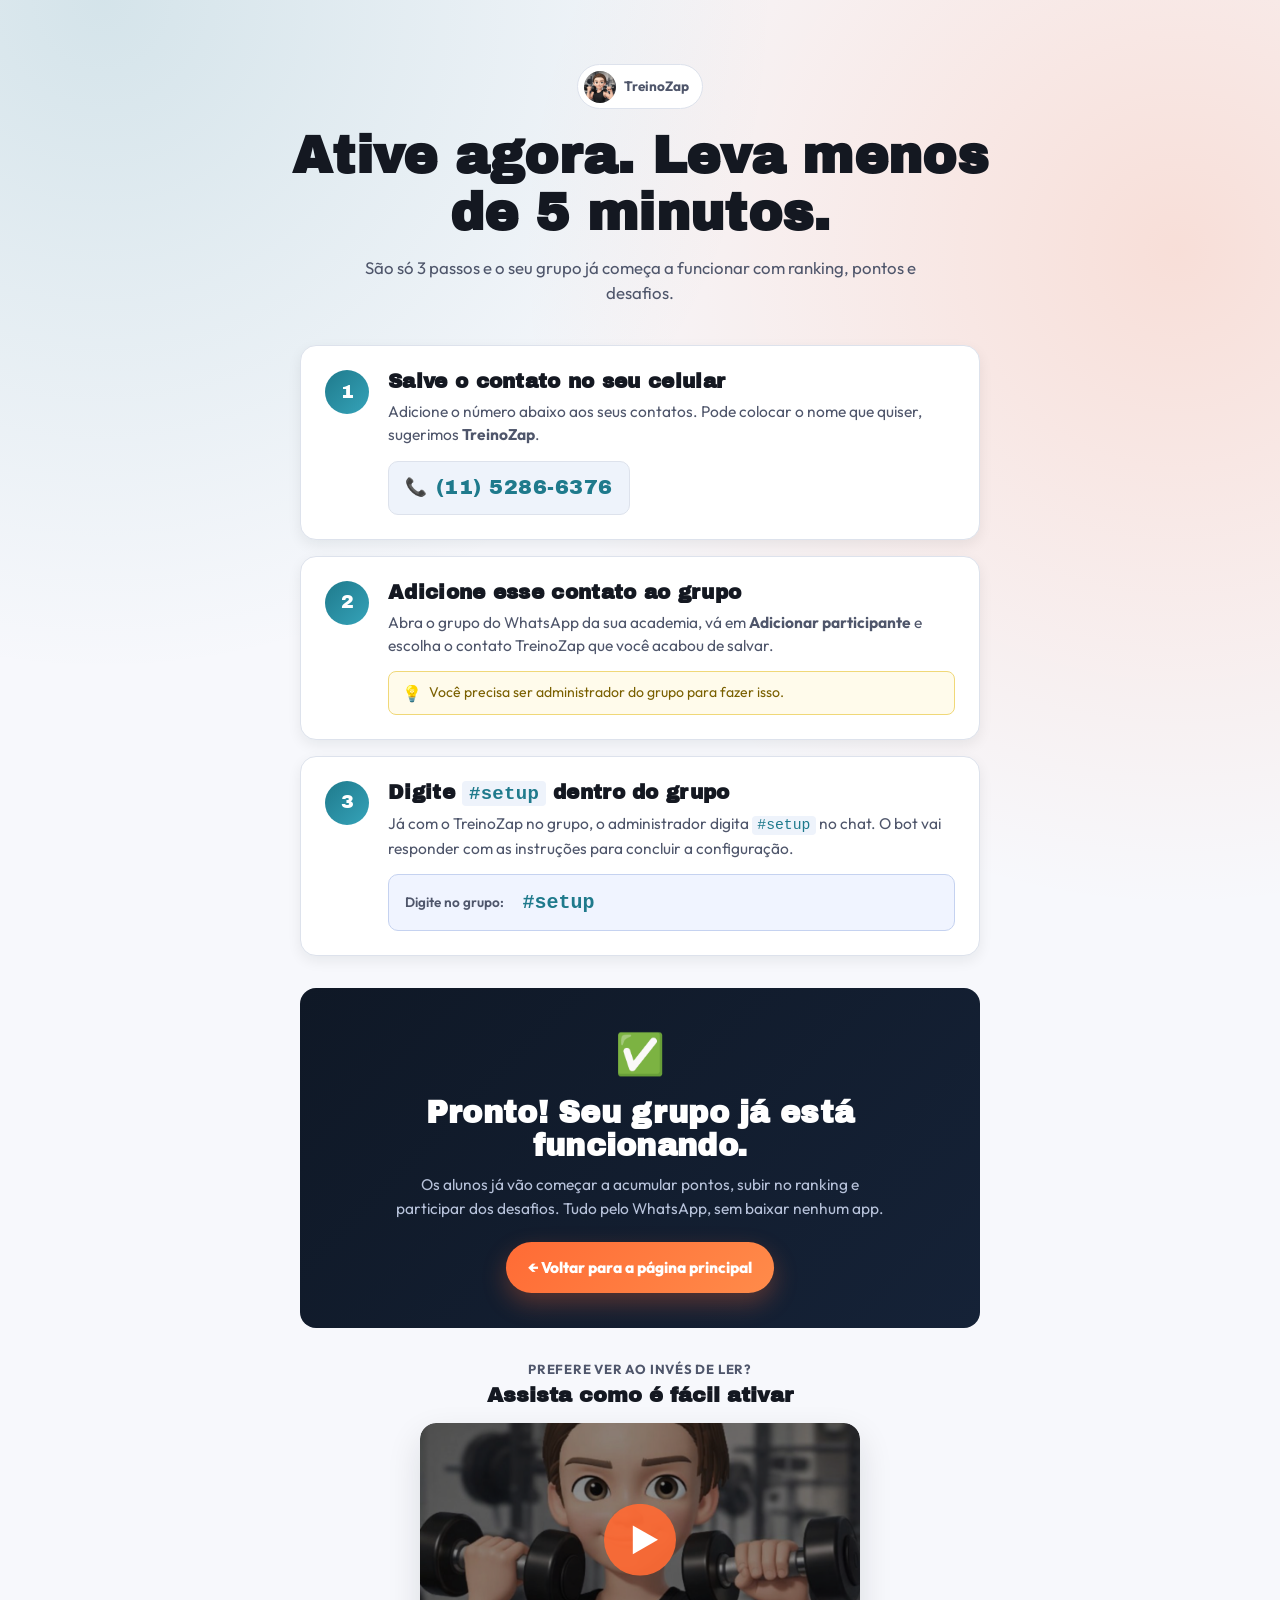
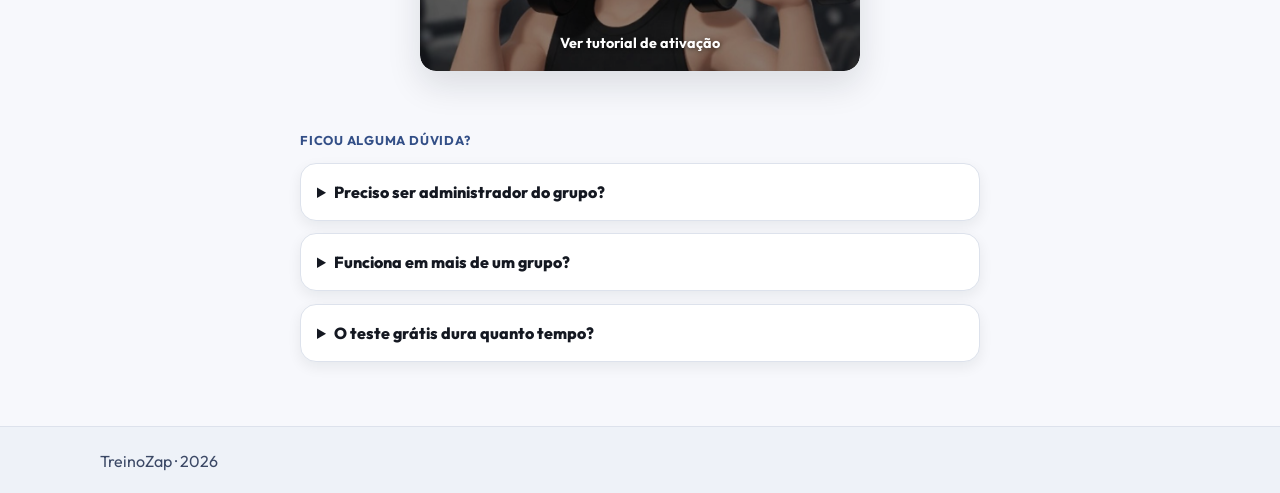
<file: ativar.html>
<!doctype html>
<html lang="pt-BR">
<head>
  <meta charset="UTF-8" />
  <meta name="viewport" content="width=device-width, initial-scale=1.0" />
  <title>Ativar TreinoZap | Teste grátis de 1 mês</title>
  <meta name="description" content="Veja como ativar o TreinoZap no grupo de WhatsApp da sua academia em 3 passos simples." />
  <link rel="preconnect" href="https://fonts.googleapis.com" />
  <link rel="preconnect" href="https://fonts.gstatic.com" crossorigin />
  <link href="https://fonts.googleapis.com/css2?family=Archivo+Black&family=Outfit:wght@400;500;700;800&display=swap" rel="stylesheet" />
  <link rel="stylesheet" href="ativar.css" />
  <!-- Google tag (gtag.js) -->
  <script async src="https://www.googletagmanager.com/gtag/js?id=G-8DJM0JNT09"></script>
  <script>
    window.dataLayer = window.dataLayer || [];
    function gtag(){dataLayer.push(arguments);}
    gtag('js', new Date());
    gtag('config', 'G-8DJM0JNT09');
  </script>
</head>
<body>
  <main>
    <section class="hero">
      <div class="container">
        <div class="badge-wrap">
          <img class="mascot" src="img/willinhai.jpeg" alt="TreinoZap" loading="lazy" />
          <span class="badge">TreinoZap</span>
        </div>
        <h1>Ative agora. Leva menos de 5 minutos.</h1>
        <p class="sub">São só 3 passos e o seu grupo já começa a funcionar com ranking, pontos e desafios.</p>
      </div>
    </section>

    <section class="steps-section">
      <div class="container narrow">

        <div class="step-card">
          <div class="step-number">1</div>
          <div class="step-body">
            <h2>Salve o contato no seu celular</h2>
            <p>Adicione o número abaixo aos seus contatos. Pode colocar o nome que quiser, sugerimos <strong>TreinoZap</strong>.</p>
            <a class="phone-block" href="tel:+551152866376">
              <span class="phone-icon">📞</span>
              <span>(11) 5286-6376</span>
            </a>
          </div>
        </div>

        <div class="step-card">
          <div class="step-number">2</div>
          <div class="step-body">
            <h2>Adicione esse contato ao grupo</h2>
            <p>Abra o grupo do WhatsApp da sua academia, vá em <strong>Adicionar participante</strong> e escolha o contato TreinoZap que você acabou de salvar.</p>
            <div class="tip">
              <span class="tip-icon">💡</span>
              <span>Você precisa ser administrador do grupo para fazer isso.</span>
            </div>
          </div>
        </div>

        <div class="step-card">
          <div class="step-number">3</div>
          <div class="step-body">
            <h2>Digite <code>#setup</code> dentro do grupo</h2>
            <p>Já com o TreinoZap no grupo, o administrador digita <code>#setup</code> no chat. O bot vai responder com as instruções para concluir a configuração.</p>
            <div class="command-block">
              <span class="command-label">Digite no grupo:</span>
              <code class="command">#setup</code>
            </div>
          </div>
        </div>

        <div class="done-card">
          <div class="done-icon">✅</div>
          <h2>Pronto! Seu grupo já está funcionando.</h2>
          <p>Os alunos já vão começar a acumular pontos, subir no ranking e participar dos desafios. Tudo pelo WhatsApp, sem baixar nenhum app.</p>
          <a class="btn btn-main" href="index.html">← Voltar para a página principal</a>
        </div>

        <div class="setup-video-section">
          <p class="setup-video-label">Prefere ver ao invés de ler?</p>
          <h3>Assista como é fácil ativar</h3>
          <div class="demo-thumb" id="setupThumb">
            <img src="img/willinhai.jpeg" alt="Clique para ver o vídeo de ativação" />
            <button class="demo-play-btn" aria-label="Assistir tutorial de ativação">
              <svg viewBox="0 0 80 80" fill="none" xmlns="http://www.w3.org/2000/svg">
                <circle cx="40" cy="40" r="40" fill="rgba(255,107,53,0.92)"/>
                <polygon points="32,24 60,40 32,56" fill="#fff"/>
              </svg>
            </button>
            <span class="demo-label">Ver tutorial de ativação</span>
          </div>
          <dialog class="demo-dialog" id="setupDialog">
            <button class="demo-close" id="setupClose" aria-label="Fechar">&times;</button>
            <video controls playsinline preload="none">
              <source src="img/setup.mp4" type="video/mp4" />
            </video>
          </dialog>
        </div>

      </div>
    </section>

    <section class="faq-section">
      <div class="container narrow">
        <p class="eyebrow">Ficou alguma dúvida?</p>
        <div class="faq-list">
          <details>
            <summary>Preciso ser administrador do grupo?</summary>
            <p>Sim. Apenas administradores conseguem adicionar novos participantes e usar o comando <code>#setup</code>.</p>
          </details>
          <details>
            <summary>Funciona em mais de um grupo?</summary>
            <p>Sim. Repita os passos 2 e 3 em qualquer outro grupo que quiser ativar.</p>
          </details>
          <details>
            <summary>O teste grátis dura quanto tempo?</summary>
            <p>30 dias completos. Sem cobranças automáticas.</p>
          </details>
        </div>
      </div>
    </section>
  </main>

  <footer class="footer">
    <div class="container footer-inner">
      <p>TreinoZap · <span id="year"></span></p>
    </div>
  </footer>

  <script src="script.js"></script>
  <script>
    const setupThumb = document.getElementById('setupThumb');
    const setupDialog = document.getElementById('setupDialog');
    const setupClose = document.getElementById('setupClose');
    if (setupThumb && setupDialog) {
      setupThumb.addEventListener('click', () => { setupDialog.showModal(); setupDialog.querySelector('video').play(); });
      setupClose.addEventListener('click', () => { setupDialog.close(); setupDialog.querySelector('video').pause(); });
      setupDialog.addEventListener('click', (e) => { if (e.target === setupDialog) { setupDialog.close(); setupDialog.querySelector('video').pause(); } });
    }
  </script>
</body>
</html>
</file>
<file: ativar.css>
:root {
  --bg: #f7f8fc;
  --ink: #141821;
  --muted: #4f566b;
  --surface: #ffffff;
  --line: #dde2ec;
  --accent: #1f7a8c;
  --accent-2: #ff6b35;
  --chip: #eef3fb;
  --radius: 16px;
  --shadow: 0 14px 34px rgba(20, 24, 33, 0.12);
}

* {
  box-sizing: border-box;
}

html, body {
  margin: 0;
  padding: 0;
}

body {
  font-family: "Outfit", sans-serif;
  color: var(--ink);
  background:
    radial-gradient(circle at 8% 0%, rgba(31, 122, 140, 0.16), transparent 28%),
    radial-gradient(circle at 92% 12%, rgba(255, 107, 53, 0.18), transparent 30%),
    var(--bg);
  line-height: 1.5;
}

h1, h2, h3 {
  margin: 0;
  line-height: 1.1;
}

h1, h2 {
  font-family: "Archivo Black", sans-serif;
  letter-spacing: 0.3px;
}

p {
  margin: 0;
}

.container {
  width: min(1080px, calc(100% - 2rem));
  margin: 0 auto;
}

.narrow {
  max-width: 680px;
  margin-inline: auto;
}

/* ── Hero ── */
.hero {
  padding: 4rem 0 2.5rem;
  text-align: center;
}

.badge-wrap {
  display: inline-flex;
  align-items: center;
  gap: 0.5rem;
  background: var(--surface);
  border: 1px solid var(--line);
  border-radius: 999px;
  padding: 0.35rem 0.8rem 0.35rem 0.35rem;
  margin-bottom: 1.2rem;
}

.mascot {
  width: 32px;
  height: 32px;
  border-radius: 50%;
  object-fit: cover;
}

.badge {
  font-weight: 700;
  font-size: 0.85rem;
  color: var(--muted);
}

h1 {
  font-size: clamp(1.9rem, 5.5vw, 3.2rem);
  max-width: 22ch;
  margin: 0 auto;
}

.sub {
  margin: 0.85rem auto 0;
  max-width: 52ch;
  color: var(--muted);
  font-size: 1.05rem;
}

/* ── Steps ── */
.steps-section {
  padding: 0 0 3.5rem;
}

.step-card {
  display: flex;
  align-items: flex-start;
  gap: 1.2rem;
  background: var(--surface);
  border: 1px solid var(--line);
  border-radius: var(--radius);
  padding: 1.5rem;
  box-shadow: 0 5px 14px rgba(20, 24, 33, 0.07);
  margin-bottom: 1rem;
}

.step-number {
  flex-shrink: 0;
  width: 44px;
  height: 44px;
  border-radius: 50%;
  background: linear-gradient(135deg, var(--accent), #35a3b9);
  color: #fff;
  font-family: "Archivo Black", sans-serif;
  font-size: 1.2rem;
  display: grid;
  place-items: center;
}

.step-body {
  flex: 1;
}

.step-body h2 {
  font-size: 1.25rem;
  margin-bottom: 0.5rem;
}

.step-body p {
  color: var(--muted);
  font-size: 0.97rem;
}

.phone-block {
  display: inline-flex;
  align-items: center;
  gap: 0.5rem;
  margin-top: 0.9rem;
  background: #eef3fb;
  border: 1px solid var(--line);
  border-radius: 10px;
  padding: 0.65rem 1rem;
  text-decoration: none;
  font-family: "Archivo Black", sans-serif;
  font-size: 1.3rem;
  color: var(--accent);
  letter-spacing: 0.5px;
  transition: background 0.15s;
}

.phone-block:hover {
  background: #dce8f7;
}

.phone-icon {
  font-size: 1.1rem;
}

.tip {
  display: flex;
  align-items: center;
  gap: 0.45rem;
  margin-top: 0.85rem;
  background: #fffbeb;
  border: 1px solid #f0d878;
  border-radius: 8px;
  padding: 0.55rem 0.8rem;
  font-size: 0.88rem;
  color: #7a6000;
}

.tip-icon {
  font-size: 1rem;
  flex-shrink: 0;
}

.command-block {
  display: flex;
  align-items: center;
  gap: 0.7rem;
  margin-top: 0.9rem;
  background: #f0f4ff;
  border: 1px solid #c5d2f0;
  border-radius: 10px;
  padding: 0.65rem 1rem;
}

.command-label {
  font-size: 0.85rem;
  color: var(--muted);
  font-weight: 600;
}

.command {
  font-size: 1.25rem;
  font-family: monospace;
  color: var(--accent);
  font-weight: 700;
  background: none;
}

code {
  font-family: monospace;
  background: #eef3fb;
  border-radius: 4px;
  padding: 0.1em 0.35em;
  font-size: 0.95em;
  color: var(--accent);
}

/* ── Done card ── */
.done-card {
  margin-top: 2rem;
  background: linear-gradient(135deg, #0f1826, #152237);
  border-radius: var(--radius);
  padding: 2.2rem 2rem;
  text-align: center;
  color: #f0f4ff;
}

.done-icon {
  font-size: 2.5rem;
  margin-bottom: 0.8rem;
}

.done-card h2 {
  font-size: clamp(1.3rem, 4vw, 1.9rem);
  color: #fff;
  margin-bottom: 0.65rem;
}

.done-card p {
  color: #b7c2da;
  max-width: 50ch;
  margin: 0 auto 1.4rem;
  font-size: 0.97rem;
}

.btn {
  display: inline-flex;
  align-items: center;
  justify-content: center;
  text-decoration: none;
  border-radius: 999px;
  padding: 0.85rem 1.4rem;
  font-weight: 800;
  font-family: "Outfit", sans-serif;
  font-size: 0.97rem;
}

.btn-main {
  background: linear-gradient(135deg, var(--accent-2), #ff8b4a);
  color: #fff;
  box-shadow: 0 10px 24px rgba(255, 107, 53, 0.3);
}

/* ── FAQ ── */
.faq-section {
  padding: 0 0 4rem;
}

.eyebrow {
  display: inline-block;
  margin-bottom: 0.8rem;
  text-transform: uppercase;
  letter-spacing: 0.06em;
  font-size: 0.8rem;
  color: #334f87;
  font-weight: 700;
}

.faq-list {
  display: grid;
  gap: 0.8rem;
}

.faq-list details {
  background: var(--surface);
  border: 1px solid var(--line);
  border-radius: var(--radius);
  padding: 1rem;
  box-shadow: 0 5px 14px rgba(20, 24, 33, 0.07);
}

summary {
  cursor: pointer;
  font-weight: 800;
}

details p {
  margin-top: 0.56rem;
  color: var(--muted);
  font-size: 0.95rem;
}

/* ── Footer ── */
.footer {
  border-top: 1px solid var(--line);
  background: #eef2f8;
}

.footer-inner {
  min-height: 68px;
  display: flex;
  align-items: center;
  justify-content: space-between;
  gap: 1rem;
  color: #3c4966;
  width: min(1080px, calc(100% - 2rem));
  margin: 0 auto;
}

.footer-nav {
  display: inline-flex;
  gap: 0.8rem;
  flex-wrap: wrap;
}

.footer-nav a {
  color: #3c4966;
  text-decoration: none;
  border-bottom: 1px solid transparent;
  font-size: 0.9rem;
}

.footer-nav a:hover {
  border-color: #3c4966;
}

@media (max-width: 600px) {
  .step-card {
    flex-direction: column;
    gap: 0.9rem;
  }

  .command-block {
    flex-direction: column;
    align-items: flex-start;
    gap: 0.3rem;
  }

  .footer-inner {
    flex-direction: column;
    justify-content: center;
    text-align: center;
    padding: 0.8rem 0;
  }
}

/* ── Setup video ── */
.setup-video-section {
  margin-top: 2rem;
  text-align: center;
}

.setup-video-label {
  font-size: 0.82rem;
  text-transform: uppercase;
  letter-spacing: 0.06em;
  color: var(--muted);
  font-weight: 700;
  margin-bottom: 0.3rem;
}

.setup-video-section h3 {
  font-family: "Archivo Black", sans-serif;
  font-size: 1.3rem;
  margin-bottom: 1rem;
  color: var(--ink);
}

.demo-thumb {
  position: relative;
  border-radius: var(--radius);
  overflow: hidden;
  cursor: pointer;
  max-width: 440px;
  margin-inline: auto;
  box-shadow: var(--shadow);
}

.demo-thumb img {
  width: 100%;
  display: block;
  border-radius: var(--radius);
  filter: brightness(0.55);
  aspect-ratio: 16/9;
  object-fit: cover;
}

.demo-play-btn {
  position: absolute;
  top: 50%;
  left: 50%;
  transform: translate(-50%, -60%);
  background: none;
  border: none;
  cursor: pointer;
  width: 72px;
  height: 72px;
  padding: 0;
  transition: transform 0.2s ease;
}

.demo-thumb:hover .demo-play-btn {
  transform: translate(-50%, -60%) scale(1.1);
}

.demo-label {
  position: absolute;
  bottom: 1rem;
  left: 50%;
  transform: translateX(-50%);
  color: #fff;
  font-weight: 700;
  font-size: 0.9rem;
  white-space: nowrap;
  text-shadow: 0 1px 4px rgba(0,0,0,0.5);
}

.demo-dialog {
  border: none;
  border-radius: var(--radius);
  padding: 0;
  background: #000;
  width: min(90vw, 700px);
  max-height: 90vh;
  box-shadow: var(--shadow);
}

.demo-dialog::backdrop {
  background: rgba(0,0,0,0.82);
}

.demo-dialog video {
  width: 100%;
  display: block;
  max-height: 85vh;
}

.demo-close {
  position: absolute;
  top: 0.5rem;
  right: 0.75rem;
  background: none;
  border: none;
  color: #fff;
  font-size: 2rem;
  cursor: pointer;
  line-height: 1;
  z-index: 10;
}
</file>
